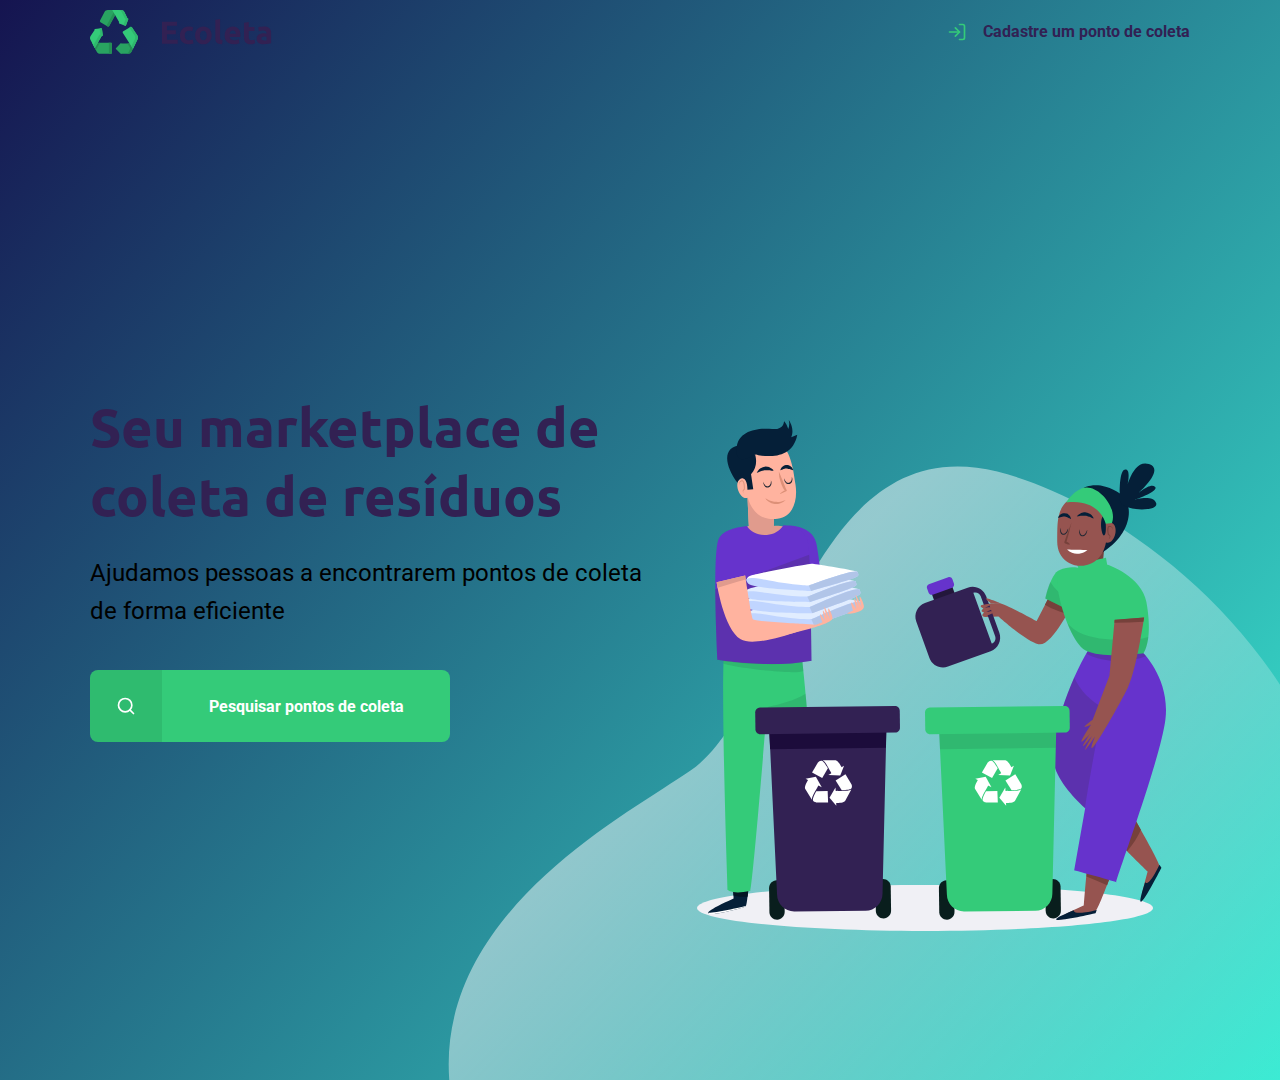
<file: index.html>
<!DOCTYPE html>

<html lang="pt_br"><!-- tipo de linguagem --> 
<!-- 
    HTML

    Hypertent
        hiper texto
    markup
        Marcação de  texto
    Languge
        Linguagem

 -->   
<head>
      <meta charset="UTF-8"> <!-- para caracteres especiais (ç, ~, ^) -->  
      <meta name="viewport" content="width=device-width, initial-scale=1.0"> <!-- para adaptação da tela -->

      <link href="https://fonts.googleapis.com/css2?family=Roboto&family=Ubuntu:wght@300;700&display=swap" rel="stylesheet">
      <link rel="stylesheet" href="/styles/main.css">
      <link rel="stylesheet" href="/styles/home.css">

      <link rel="stylesheet" href="/styles/responsive.css">


      <title>Ecoleta</title>
</head> <!-- config especiais da page -->
<body>
    <div id="page-home">
        <div class="content">
            <header>
                <img src="/assets/logo.svg" alt="Logomarca">
                <a href="http://google.com.br">
                    <span> </span>
                    Cadastre um ponto de coleta
                </a>
            </header>
              <main>
                <h1>Seu marketplace de coleta de resíduos</h1>
                <p>Ajudamos pessoas a encontrarem pontos de coleta de forma eficiente</p>
                <a href="#"><span></span><strong>Pesquisar pontos de coleta</strong></a>
                
                
              </main>  
                
            
        </div>
    </div>
    
</body> <!-- todo conteudo da page vai na tag body -->

</html> <!-- o browser(navegador) ira interpretar tudo o que está DENTRO da tag-->
<!-- para fazer comentarios no html -->
</file>
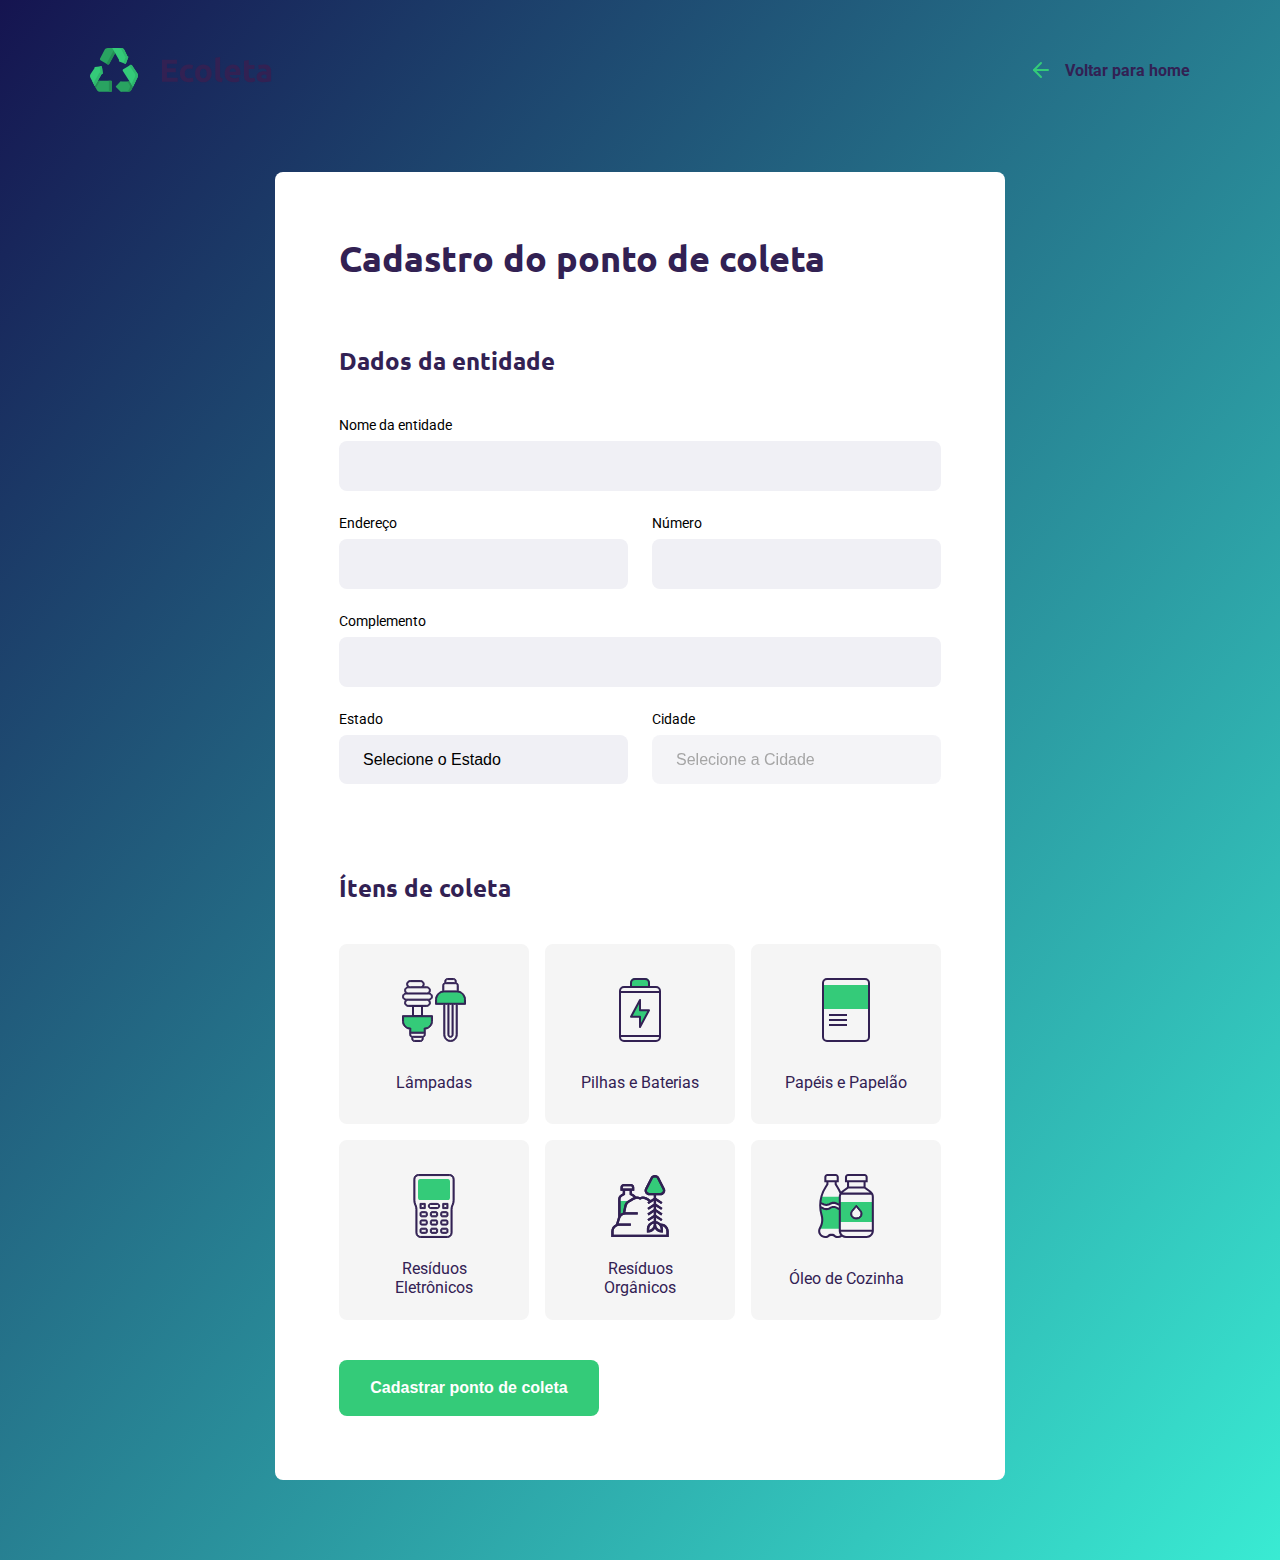
<file: create-point.html>
<!DOCTYPE html>

<html lang="pt_br"><!-- tipo de linguagem --> 
<!-- 
    HTML

    Hypertent
        hiper texto
    markup
        Marcação de  texto
    Languge
        Linguagem

 -->   
<head>
      <meta charset="UTF-8"> <!-- para caracteres especiais (ç, ~, ^) -->  
      <meta name="viewport" content="width=device-width, initial-scale=1.0"> <!-- para adaptação da tela -->

      <link href="https://fonts.googleapis.com/css2?family=Roboto&family=Ubuntu:wght@300;700&display=swap" rel="stylesheet">
      
      <link rel="stylesheet" href="/styles/main.css">
      <link rel="stylesheet" href="/styles/create-point.css">
      <link rel="stylesheet" href="/styles/responsive.css">
      <link rel="shortcut icon" href="./assets/logo.svg" type="image/x-icon">


      <title>Criar um ponto de coleta </title>
</head> <!-- config especiais da page -->
<body>
    <div id="page-create-point">
        
            <header>
                <img src="/assets/logo.svg" alt="Logomarca">
                <a href="http://google.com.br">
                    <span> </span>
                    Voltar para home
                </a>
            </header>
              
            <form action="">
                <h1>Cadastro do ponto de coleta</h1>  
                <fieldset> 
                    <legend>
                        <h2>Dados da entidade</h2>
                    </legend>

                    <div class="field">
                        <label for="name">Nome da entidade</label>
                        <input type="text" name="name" required> 
                    </div>

                    <div class="field-group">
                        <div class="field">
                            <label for="address">Endereço</label>
                            <input type="text" name="address" required>
                        </div>

                        <div class="field">
                        <label for="number">Número</label>
                        <input type="number" name="number" required>
                        </div>
                    </div>

                    <div class="field">
                    <label for="complement">Complemento</label>
                    <input type="text" name="complement">
                    </div>

                    <div class="field-group">
                        <div class="field">
                            <label for="state">Estado</label>
                            <select name="uf" required>
                                <option value="">Selecione o Estado</option>
                            </select>
                            <input type="hidden" name="state">
                        </div>
                        <div class="field">
                            <label for="city">Cidade</label>
                            <select name="city" disabled required>
                                <option value="">Selecione a Cidade</option>
                            </select>

                        
                        
                        </div>
                    </div>
                </fieldset>

                <fieldset>

                    <legend>
                        <h2>Ítens de coleta</h2>
                    </legend>
                <div class="items-grid">
                    <li data-id="1">
                        <img src="/assets/lampadas.svg" alt="Lâmpadas">
                        <span>Lâmpadas</span>
                    </li>
                    <li data-id="2">
                        <img src="/assets/baterias.svg" alt="Pilhas e Baterias">
                        <span>Pilhas e Baterias</span>
                    </li>

                    <li data-id="3">
                        <img src="/assets/papeis-papelao.svg" alt="Papéis e Papelão">
                        <span>Papéis e Papelão</span>
                    </li>

                    <li data-id="4">
                        <img src="/assets/eletronicos.svg" alt="Resíduos Eletrônicos">
                        <span>Resíduos Eletrônicos</span>
                    </li>

                    <li data-id="5">
                        <img src="/assets/organicos.svg" alt="Resíduos Orgânicos">
                        <span>Resíduos Orgânicos</span>
                    </li>

                    <li data-id="6">
                        <img src="/assets/oleo.svg" alt="Óleo de Cozinha">
                        <span>Óleo de Cozinha</span>
                    </li>
                </div>  

                <input type="hidden" name="items">

                </fieldset>

                <button type="submit">Cadastrar ponto de coleta</button>
            
            </form>
        
    </div>
    <script src="/scripts/create-points.js"></script>
</body> <!-- todo conteudo da page vai na tag body -->

</html> <!-- o browser(navegador) ira interpretar tudo o que está DENTRO da tag-->
<!-- para fazer comentarios no html -->
</file>
<file: styles/main.css>
:root {
    --title-color: #322153;
    --primary-color: #34cb79;
}

* {
    margin: 0;
    padding: 0;
    box-sizing: border-box;
}

html {
    font-family: 'Roboto', sans-serif;
}
  /*BOX MODEL
  
  Modelo de caixa
  Toda caixa tem
  largura, altura, espaçamentos, preenchimentos
  borads, cor, fundo, maneira que é vista pela html (display)
  posicionamento, alinhamentos
  */ 
body {
    background: linear-gradient(-50deg, #39ebd3, #151450);
    -webkik-font-smoothing: antialiased;

}

a {
    text-decoration: none;
}

h1, h2, h3, h4, h5, h6 {
    font-family: 'Ubuntu', sans-serif;
    color: var(--title-color);
}
</file>
<file: styles/home.css>
#page-home {
    height: 120vh;
    background-image: url('../assets/home-background.svg');
    background-repeat: no-repeat;
    background-position: 35vw bottom;
}

#page-home .content {
    width: 90%;
    max-width: 1100px;
    height: 100%;

    margin: 0 auto;
    display: flex;
    flex-direction: column;
}

#page-home header {
    margin-top: 10px;
    display: flex;
    align-items: center;
    justify-content: space-between;
}

#page-home header a {
    display: flex;

    color: var(--title-color);
    font-weight: 700;
    
}

#page-home header a span {
    margin-right: 16px;
    display: flex;
    background-image: url('../assets/log-in.svg');
    width: 20px;
    height: 20px;
}
#page-home main {
    max-width: 560px;
    
    flex: 1;
    display: flex;
    flex-direction: column;
    justify-content: center;
}

#page-home main h1 {
    font-size: 54px;
    
}
#page-home main p {
    font-size: 24px;
    line-height: 38px;
    margin-top: 24px;

}
#page-home main a {
    width: 100%;
    max-width: 360px;
    height: 72px;
    border-radius: 8px;

    display: flex;
    align-items: center;
    margin-top: 40px;
    background: var(--primary-color);
    transition: 400ms;
    color: white;
}

#page-home main a:hover {
    background-color: #2fb86e;
}
#page-home main a span {
    background-color: rgba(0, 0, 0, 0.08);
    border-top-left-radius: 8px;
    border-bottom-left-radius: 8px;
    display: flex;
    align-items: center;
    justify-content: center;
    width: 72px;
    height: 72px;
}
#page-home main a span::after {
    content:"";
    background-image: url('../assets/search.svg');
    width: 20px;
    height: 20px;

}
#page-home main a strong {
    flex: 1;
    text-align: center;
}
</file>
<file: styles/responsive.css>
@media (max-width: 900px) {
    #page-home {
        background-position-x: 70vw;  
    }
    #page-home .content {    
    align-items: center;
    text-align: center;
    }
    #page-home header a {
        position: absolute;
        bottom: -68px;
        left: 50%;
        transform: translateX(-50%);

    }
    #page-home main {
        align-items: center;
    }
}
@media (min-width: 1700px) {
    #page-home {
        background-position-x: 40vw;
    }
}
@media (max-height: 760px) {
    #page-home {
        background-position-y: 200px;
    }
}
</file>
<file: styles/create-point.css>
#page-create-point{
    width: 90%;
    max-width: 1100px;
    /* alinhamento de caixa (pelo lado de fora)*/
    margin: 0 auto;
}
#page-create-point header {
    margin-top: 48px;
    display: flex;
    justify-content: space-between;
    align-items: center;

}
#page-create-point header a {
    color: var(--title-color);
    font-weight: bold;
    display: flex;
    align-items: center;
}
#page-create-point header a span {
    margin-right: 16px;
    background-image: url('../assets/arrow-left.svg');
    display: flex;
    width: 20px;
    height: 24px;
}

form {
    background-color: white;
    margin: 80px auto;
    /* preenchimento interno*/
    padding: 64px; 
    border-radius: 8px;
    max-width: 730px;
        
}
form h1 {
    font-size: 36px;
}
form fieldset {
    margin-top: 64px;
    border: 0;
}
form legend {
    margin-bottom: 40px;
}
form legend h2 {
    font-size: 24px;
}
form .field {
    flex: 1;
    display: flex;
    flex-direction: column;
    margin-bottom: 24px;
}

form .field-group {
    display: flex;
}

form input,
form select {
    background-color: #f0f0f5;
    border: 0;
    padding: 16px 24px;
    font-size: 16px;
    /*outline: none;*/
    border-radius: 8px;
}

form select {
    -webkit-appearance: none;
    -moz-appearance: none;
    appearance: none;
}

form label {
    font-size: 14px;
    margin-bottom: 8px;
}

 form .field-group .field + .field {
     margin-left: 24px;
 }
 form button {
     width: 260px;
     height: 56px;
     background-color: var(--primary-color);
     border-radius: 8px;

     color: white;
     font-weight: bold;
     font-size: 16px;
     margin-top: 40px;
     border: 0;
     transition: background-color 400ms;
 }
 form button:hover{
     background-color: #2fb86e;

}
.items-grid {
    display: grid;
    grid-template-columns: 1fr 1fr 1fr;
    gap: 16px;
}
.items-grid li {
    background-color: #f5f5f5;
    list-style: none;
    border: 2px solid #f5f5f5;
    border-radius: 8px;
    height: 180px;
    padding: 32px 24px 12px;
    display: flex;
    flex-direction: column;
    align-items: center;
    justify-content: space-between;
    text-align: center;
    cursor: pointer;
    
}
.items-grid li:hover {
    background-color: #8ef1ba;
    
}
.items-grid li span {
    margin-top: 12px;
    flex:1;
    display: flex;
    align-items: center;
    color: var(--title-color)

}

.items-grid li.selected {
    background: #e1faec;
    border: 2px solid #34cb79;
}
.items-grid li img,
.items-grid li span {
    pointer-events: none;
}
</file>
